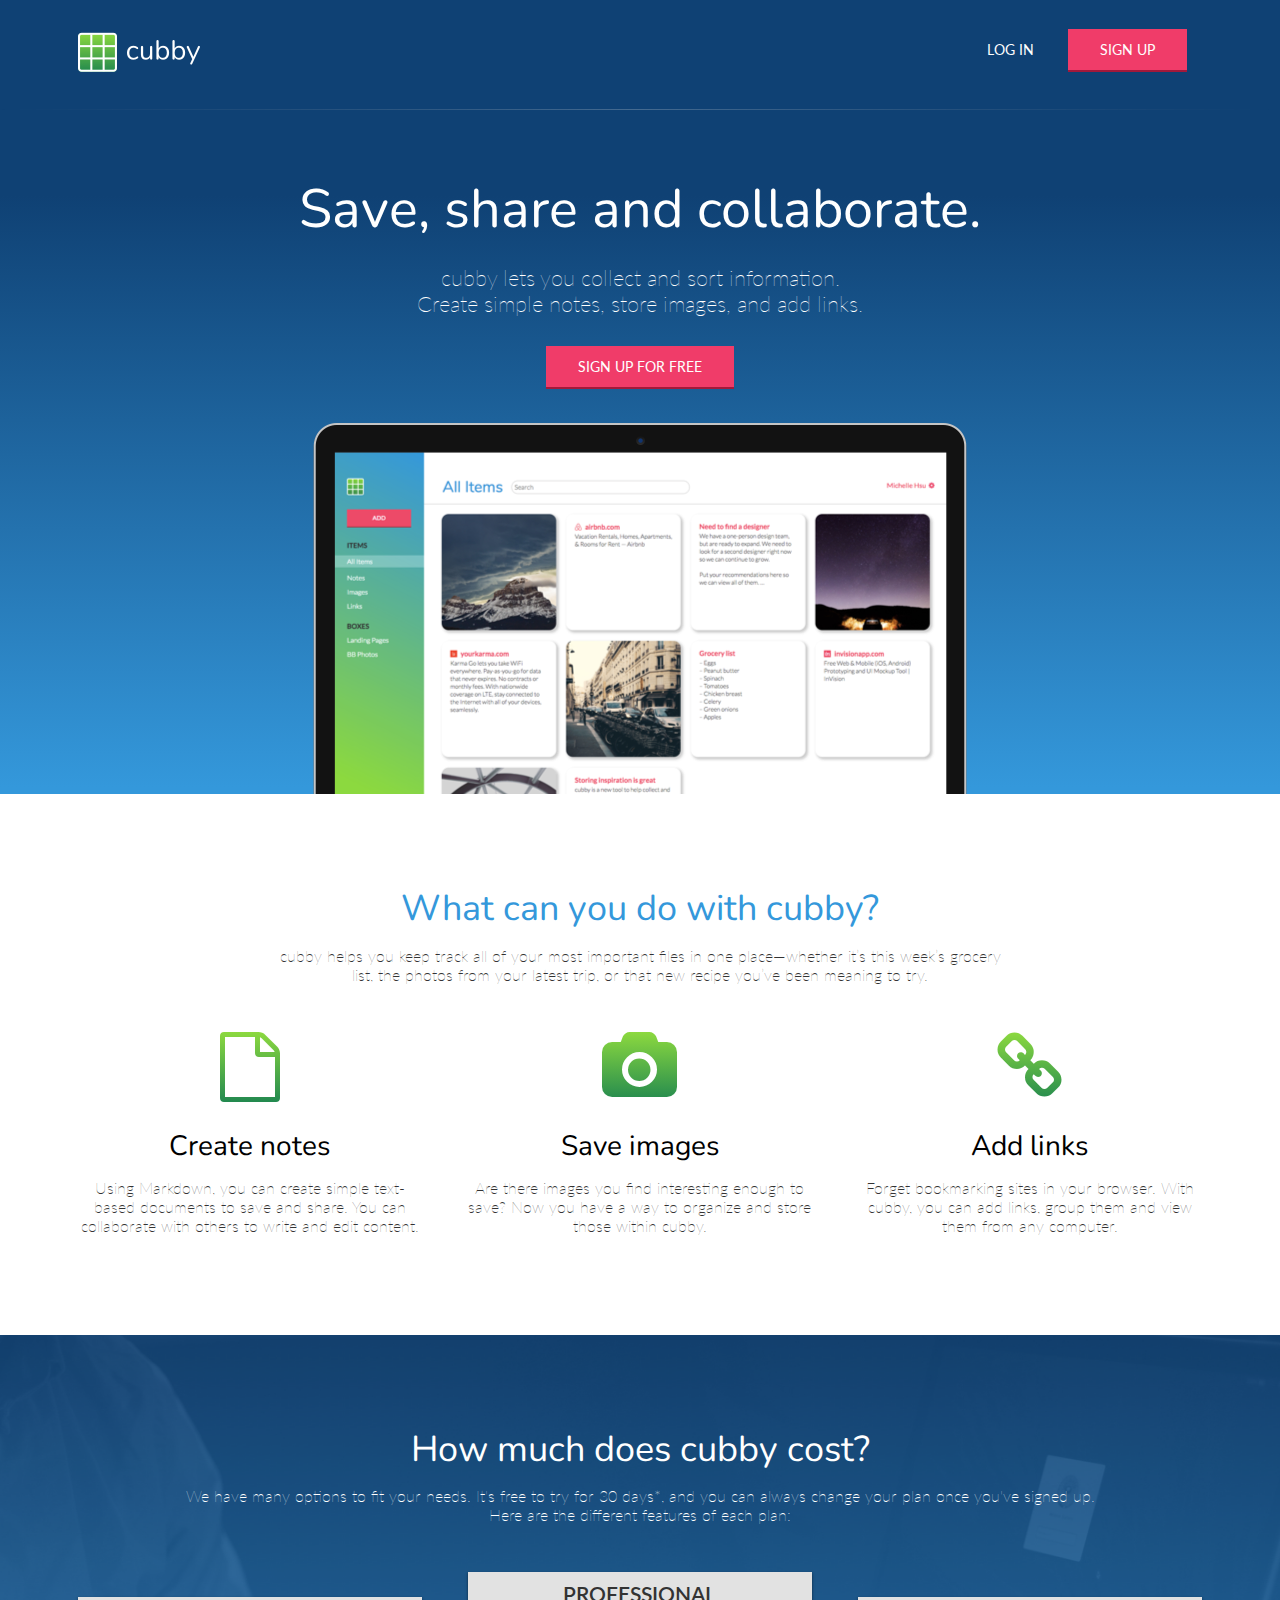
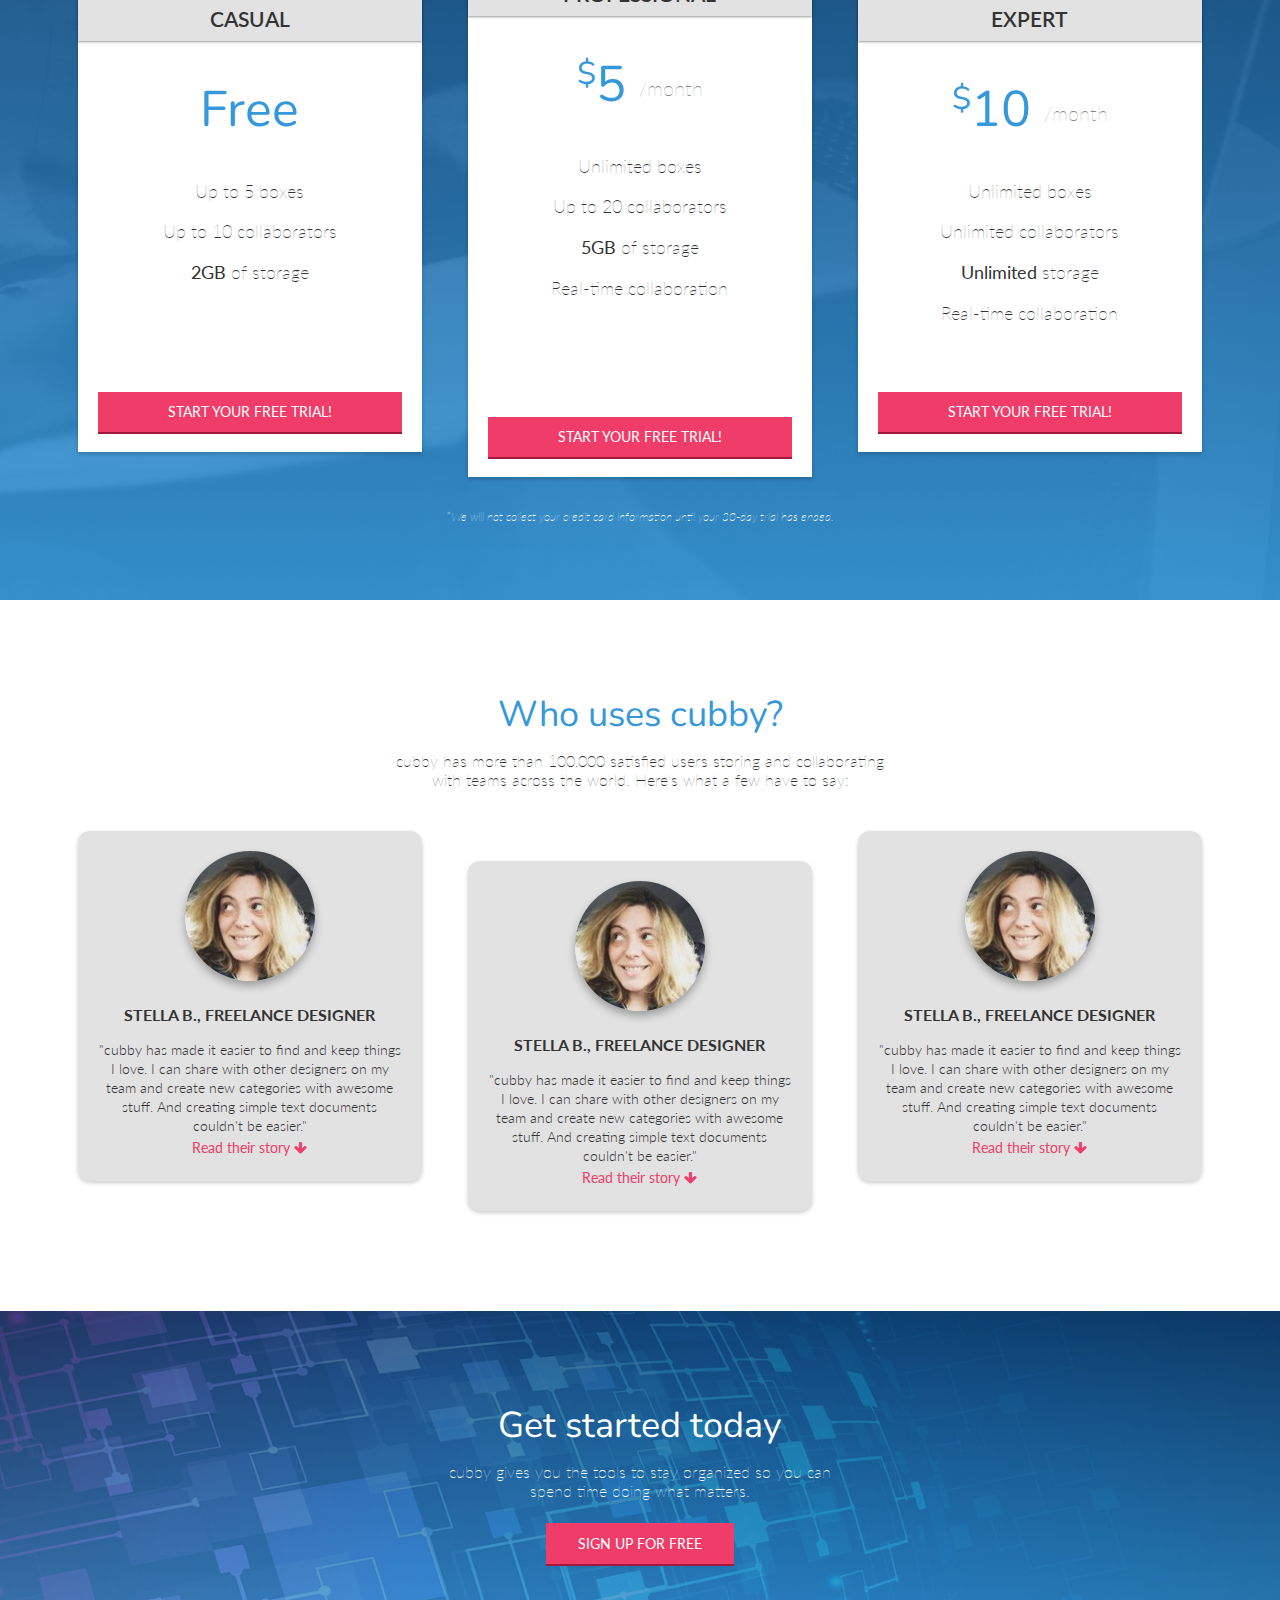
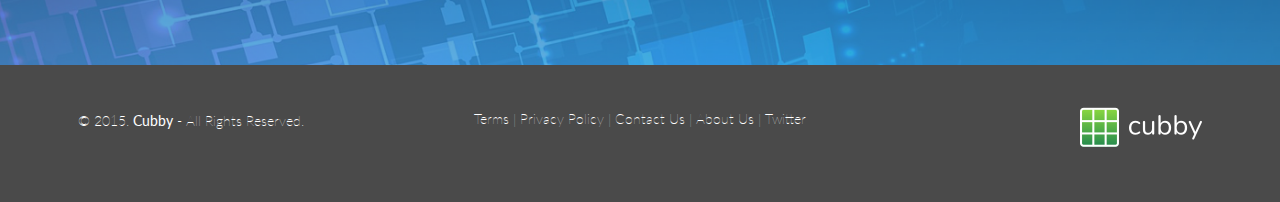
<file: index.html>
<!DOCTYPE html>
<html lang="en-us">

<head>
  <meta http-equiv="X-UA-Compatible" content="IE=Edge">
  <meta name="viewport" content="width=device-width, initial-scale=1">
  <meta charset="UTF-8">
  <title>Save, share and collaborate | cubby</title>

  <!-- Google Fonts -->
  <link href="https://fonts.googleapis.com/css?family=Lato:300,300i,400,400i,700,700i|Nunito:400,700" rel="stylesheet">

  <!-- CSS -->
  <link rel="stylesheet" href="css/normalize.css">
  <link rel="stylesheet" href="css/style.css">
  <link rel="stylesheet" href="css/font-awesome.css">
  <link rel="stylesheet" href="css/animate.css">
  <link rel="icon" href="favicon.ico">
</head>

<body>
  <header>
    <nav class="container">
      <div class="one-half">
       <a href="index.html" class="site-logo">
           <img src="images/logo.png" alt="cubby" />
       </a>
     </div>
     <div class="one-half">
       <ul>
         <li><a class="login" href="login.html">Log In</a></li>
         <li class="signup-btn"><a href="signup.html" class="btn">Sign Up</a></li>
       </ul>
     </div>
   </nav>
  <img src="images/line.png" alt="--" />
  </header>

<main role="main">

   <!-- Hero -->
   <section class="hero">
      <div class="container">
        <h1 class="animated fadeIn">Save, share and collaborate.</h1>
        <p>cubby lets you collect and sort information.<br/>Create simple notes, store images, and add links.</p>
        <a href="signup.html" class="btn">Sign Up For Free</a>
        <img src="images/dashboard.png" alt="cubby" />
      </div>
    </section>

   <!-- Benefits -->
   <section class="benefits">
     <div class="container">
       <h2>What can you do with cubby?</h2>
       <p>cubby helps you keep track all of your most important files in one place—whether it’s this week’s
grocery<br>list, the photos from your latest trip, or that new recipe you’ve been meaning to try.</p>
    </div>
     <ul class="container">
       <li class="one-third">
         <i class="fa fa-file-o"></i>
         <h3>Create notes</h3>
         <p>Using Markdown, you can create simple text-based documents to save and share. You can collaborate with others to write and edit content.</p>
       </li>
       <li class="one-third">
         <i class="fa fa-camera"></i>
         <h3>Save images</h3>
         <p>Are there images you find interesting enough to save? Now you have a way to organize and store those within cubby.</p>
       </li>
       <li class="one-third">
         <i class="fa fa-link"></i>
         <h3>Add links</h3>
         <p>Forget bookmarking sites in your browser. With cubby, you can add links, group them and view them from any computer.</p>
       </li>
     </ul>
   </section>

     <!-- Pricing -->
  <section class="pricing">
    <div class="container">
      <h2>How much does cubby cost?</h2>
      <p>We have many options to fit your needs. It's free to try for 30 days*, and you can always change your plan once you've signed up. <br/>Here are the different features of each plan:</p>
    </div>
    <ul class="container">
      <li class="one-third">
        <div class="box">
          <h4>Casual</h4>
          <h5>Free</h5>
          <ul>
            <li>Up to 5 boxes</li>
            <li>Up to 10 collaborators</li>
            <li><strong>2GB</strong> of storage</li>
          </ul>
          <a href="signup.html" class="btn">Start Your Free Trial!</a>
        </div>
      </li>
      <li class="one-third">
        <div class="box middle">
          <h4>Professional</h4>
          <h5><span>$</span>5 <span class="month">/month</span></h5>
          <ul>
            <li>Unlimited boxes</li>
            <li>Up to 20 collaborators</li>
            <li><strong>5GB</strong> of storage</li>
            <li>Real-time collaboration</li>
          </ul>
          <a href="signup.html" class="btn">Start Your Free Trial!</a>
        </div>
      </li>
      <li class="one-third">
        <div class="box">
          <h4>Expert</h4>
          <h5><span>$</span>10 <span class="month">/month</span></h5>
          <ul>
            <li>Unlimited boxes</li>
            <li>Unlimited collaborators</li>
            <li><strong>Unlimited</strong> storage</li>
            <li>Real-time collaboration</li>
          </ul>
          <a href="signup.html" class="btn">Start Your Free Trial!</a>
        </div>
      </li>
    </ul>
    <div class="container">
      <p class="small">*We will not collect your credit card information until your 30-day trial has ended.</p>
    </div>
  </section>

  <!-- Testimonials -->
   <section class="testimonials">
     <div class="container">
       <h2>Who uses cubby?</h2>
       <p>cubby has more than 100,000 satisfied users storing and collaborating<br/> with teams across the world. Here's what a few have to say:</p>
     </div>
     <ul class="container">
       <li class="one-third">
         <div class="bio">
           <img src="images/128.jpg" alt="avatar">
           <p class="name">Stella B., Freelance Designer</p>
           <blockquote>"cubby has made it easier to find and keep things I love. I can share with other designers on my team and create new categories with awesome stuff. And creating simple text documents couldn't be easier."</blockquote>
           <a href="testimonials.html" class="readmore">Read their story <i class="fa fa-arrow-down"></i></a>
         </div>
       </li>
       <li class="one-third">
         <div class="bio middle">
           <img src="images/128.jpg" alt="avatar">
           <p class="name">Stella B., Freelance Designer</p>
           <blockquote>"cubby has made it easier to find and keep things I love. I can share with other designers on my team and create new categories with awesome stuff. And creating simple text documents couldn't be easier."</blockquote>
           <a href="testimonials.html" class="readmore">Read their story <i class="fa fa-arrow-down"></i></a>
         </div>
       </li>
       <li class="one-third">
         <div class="bio">
           <img src="images/128.jpg" alt="avatar">
           <p class="name">Stella B., Freelance Designer</p>
           <blockquote>"cubby has made it easier to find and keep things I love. I can share with other designers on my team and create new categories with awesome stuff. And creating simple text documents couldn't be easier."</blockquote>
           <a href="testimonials.html" class="readmore">Read their story <i class="fa fa-arrow-down"></i></a>
         </div>
       </li>
    </ul>
   </section>

   <!-- Last Call -->
   <section class="last-call">
     <div class="container">
       <h2>Get started today</h2>
       <p>cubby gives you the tools to stay organized so you can<br>spend time doing what matters.</p>
       <br><a href="signup.html" class="btn">Sign Up For Free</a>
     </div>
   </section>
</main>

   <!-- Footer -->
 <footer>
   <div class="container footer-nav-block">
       <div class="left-footer-block one-third">
         <p class="copyright-block">&copy; 2015. <strong>Cubby</strong> - All Rights Reserved.</p>
       </div>
       <nav class="link-block middle-footer-block one-third">
         <ul>
           <li><a href="">Terms</a></li> |
           <li><a href="">Privacy Policy</a></li> |
           <li><a href="">Contact Us</a></li> |
           <li><a href="">About Us</a></li> |
           <li><a href="">Twitter</a></li>
         </ul>
       </nav>
       <div class="right-footer-block one-third">
         <a href="index.html" class="site-logo"><img class="logo" src="images/logo.png" alt="cubby" /></a>
       </div>
   </div>
 </footer>

</body>

</html>
</file>
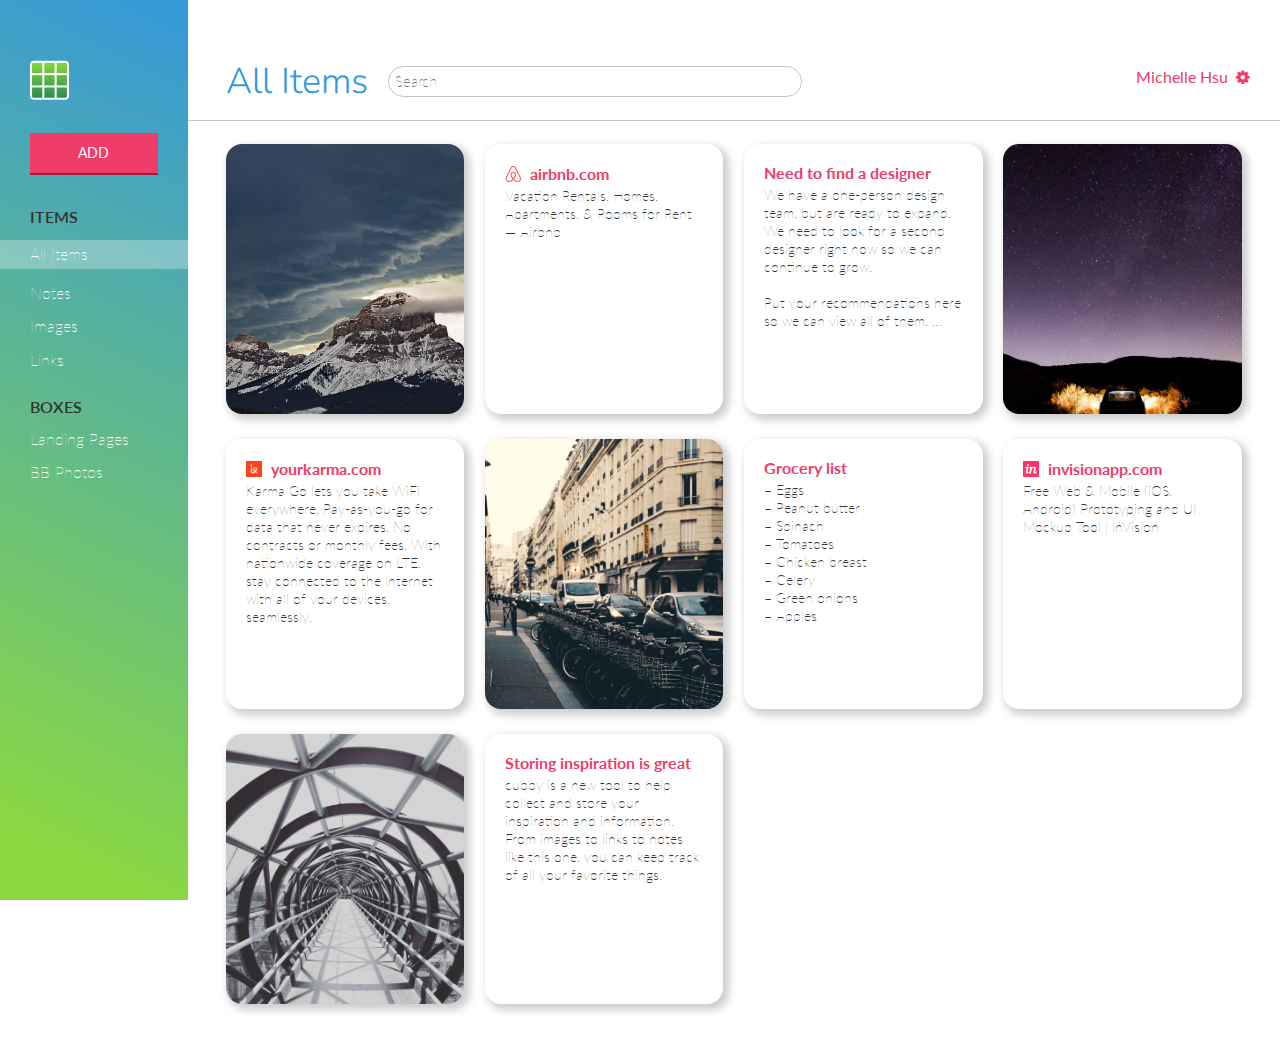
<file: dashboard.html>
<!DOCTYPE html>
<html lang="en-us">
<head>
  <meta http-equiv="X-UA-Compatible" content="IE=Edge">
  <meta name="viewport" content="width=device-width, initial-scale=1">
  <meta charset="UTF-8">
  <title>Dashboard | cubby</title>

  <!-- Google Fonts -->
  <link href="https://fonts.googleapis.com/css?family=Lato:300,300i,400,400i,700,700i|Nunito:400,700" rel="stylesheet">

  <!-- CSS -->
  <link rel="stylesheet" href="css/normalize.css">
  <link rel="stylesheet" href="css/style.css">
  <link rel="stylesheet" href="css/font-awesome.css">
  <link rel="stylesheet" href="css/animate.css">
  <link rel="stylesheet" href="css/dropit.css">
  <link rel="icon" href="favicon.ico">

</head>

<body class="dashboard">
  <!-- RESPONSIVE NAV -->
  <a class="hamburger" id="menu" href="#">&#9776;</a>

  <!-- LEFT NAV -->
  <nav id="left-nav" class="left-nav">
    <a href="dashboard.html" class="site-logo"><img src="images/small-logo.png" /></a>
    <ul class="menu">
      <li>
        <a href="#" class="btn">Add</a>
        <ul>
            <li><a href="#">Note</a></li>
            <li><a href="#">Image</a></li>
            <li><a href="#">Link</a></li>
            <li><a href="#">Box</a></li>
        </ul>
      </li>
    </ul>
    <div class="items">
      <p>Items</p>
      <ul>
        <li class="current"><a href="dashboard.html">All Items</li>
        <li><a href="#">Notes</a></li>
        <li><a href="images.html">Images</a></li>
        <li><a href="#">Links</a></li>
      </ul>
      <p>Boxes</p>
      <ul>
        <li><a href="#">Landing Pages</a></li>
        <li><a href="#">BB Photos</a></li>
      </ul>
    </div>
    <div class="settings">
      <img src="images/128.jpg">
      <p>Michelle Hsu</p>
      <ul class="leftaccountsettings">
        <li>
          <a href="#"><i class="fa fa-cog"></i></a>
          <ul>
              <li><a href="#">Account Settings</a></li>
              <li><a href="#">Manage Collaborators</a></li>
              <li><a href="#">Sign Out</a></li>
          </ul>
        </li>
      </ul>
    </div>
  </nav>

  <!-- TOP NAV -->
  <nav id="top-nav" class="top-nav">
    <div class="header">
      <h1>All Items</h1>
    </div>
    <div class="search">
      <input type="text" placeholder="Search">
    </div>
    <div class="settings">
      <ul class="topaccountsettings">
        <li>
          <a href="#">Michelle Hsu&nbsp;&nbsp;<i class="fa fa-cog"></i></a>
            <ul>
                <li><img class="avatar" src="images/128.jpg"></li>
                <li><img src="images/storage.png"></li>
                <li><p class="upgrade">0.5 GB of 2.0GB used</p></li>
                <li><a href="#" class="upgrade">Upgrade</a></li>
                <li><img class="divider" src="images/divider.png"></li>
                <li><a href="#">Account Settings</a></li>
                <li><a href="#">Manage Collaborators</a></li>
                <li><a href="#">Sign Out</a></li>
            </ul>
        </li>
      </ul>
    </div>
  </nav>

  <main role="main">
     <!-- CONTENT -->
     <section class="content">
       <div class="container">
         <div class="content-item">
           <div class="item-box">
             <a href="#"><img src="images/pexels-photo-735198-min.jpeg" /></a>
           </div>
         </div>
         <div class="content-item">
           <div class="item-box">
             <h2><a href="#"><img src="images/airbnb.png" /> airbnb.com</a></h2>
             <p>Vacation Rentals, Homes, Apartments, &amp; Rooms for Rent &mdash; Airbnb</p>
           </div>
         </div>
         <div class="content-item">
           <div class="item-box">
             <h2><a href="#">Need to find a designer</a></h2>
             <p>We have a one-person design team, but are ready to expand. We need to look for a second designer right now so we can continue to grow.
             <br><br>Put your recommendations here so we can view all of them. …</p>
           </div>
         </div>
         <div class="content-item">
           <div class="item-box">
             <a href="#"><img src="images/pexels-photo-714059-min.jpeg" /></a>
           </div>
         </div>
         <div class="content-item">
           <div class="item-box">
             <h2><a href="#"><img src="images/karma.png" /> yourkarma.com</a></h2>
             <p>Karma Go lets you take WiFi everywhere. Pay-as-you-go for data that never expires. No contracts or monthly fees. With nationwide coverage on LTE, stay connected to the Internet with all of your devices, seamlessly.</p>
           </div>
         </div>
         <div class="content-item">
           <div class="item-box">
             <a href="#"><img src="images/pexels-photo-763901-min.jpeg" /></a>
           </div>
         </div>
         <div class="content-item">
           <div class="item-box">
             <h2><a href="#">Grocery list</a></h2>
             <p>&ndash; Eggs<br>&ndash; Peanut butter<br>&ndash; Spinach<br>&ndash; Tomatoes<br>&ndash; Chicken breast<br>&ndash; Celery<br>&ndash; Green onions<br>&ndash; Apples</p>
           </div>
         </div>
         <div class="content-item">
           <div class="item-box">
             <h2><a href="#"><img src="images/invision.png" /> invisionapp.com</a></h2>
             <p>Free Web &amp; Mobile (iOS, Android) Prototyping and UI Mockup Tool | InVision</p>
           </div>
         </div>
         <div class="content-item">
           <div class="item-box">
             <a href="#"><img src="images/pexels-photo-773928-min.jpeg" /></a>
           </div>
         </div>
         <div class="content-item">
           <div class="item-box">
             <h2><a href="#">Storing inspiration is great</a></h2>
             <p>cubby is a new tool to help collect and store your inspiration and information. From images to links to notes like this one, you can keep track of all your favorite things.</p>
           </div>
         </div>
       </div>
     </section>
   </main>

   <script src="js/jquery-3.2.1.min.js"></script>
   <script src="js/dropit.js"></script>
   <script type="text/javascript">
     $(".menu").dropit();
     $( "#menu" ).click(function() {
         $("#left-nav").toggleClass("open", 200);
     });
     $(".leftaccountsettings").dropit();
     $(".topaccountsettings").dropit();
   </script>
</body>
</html>
</file>
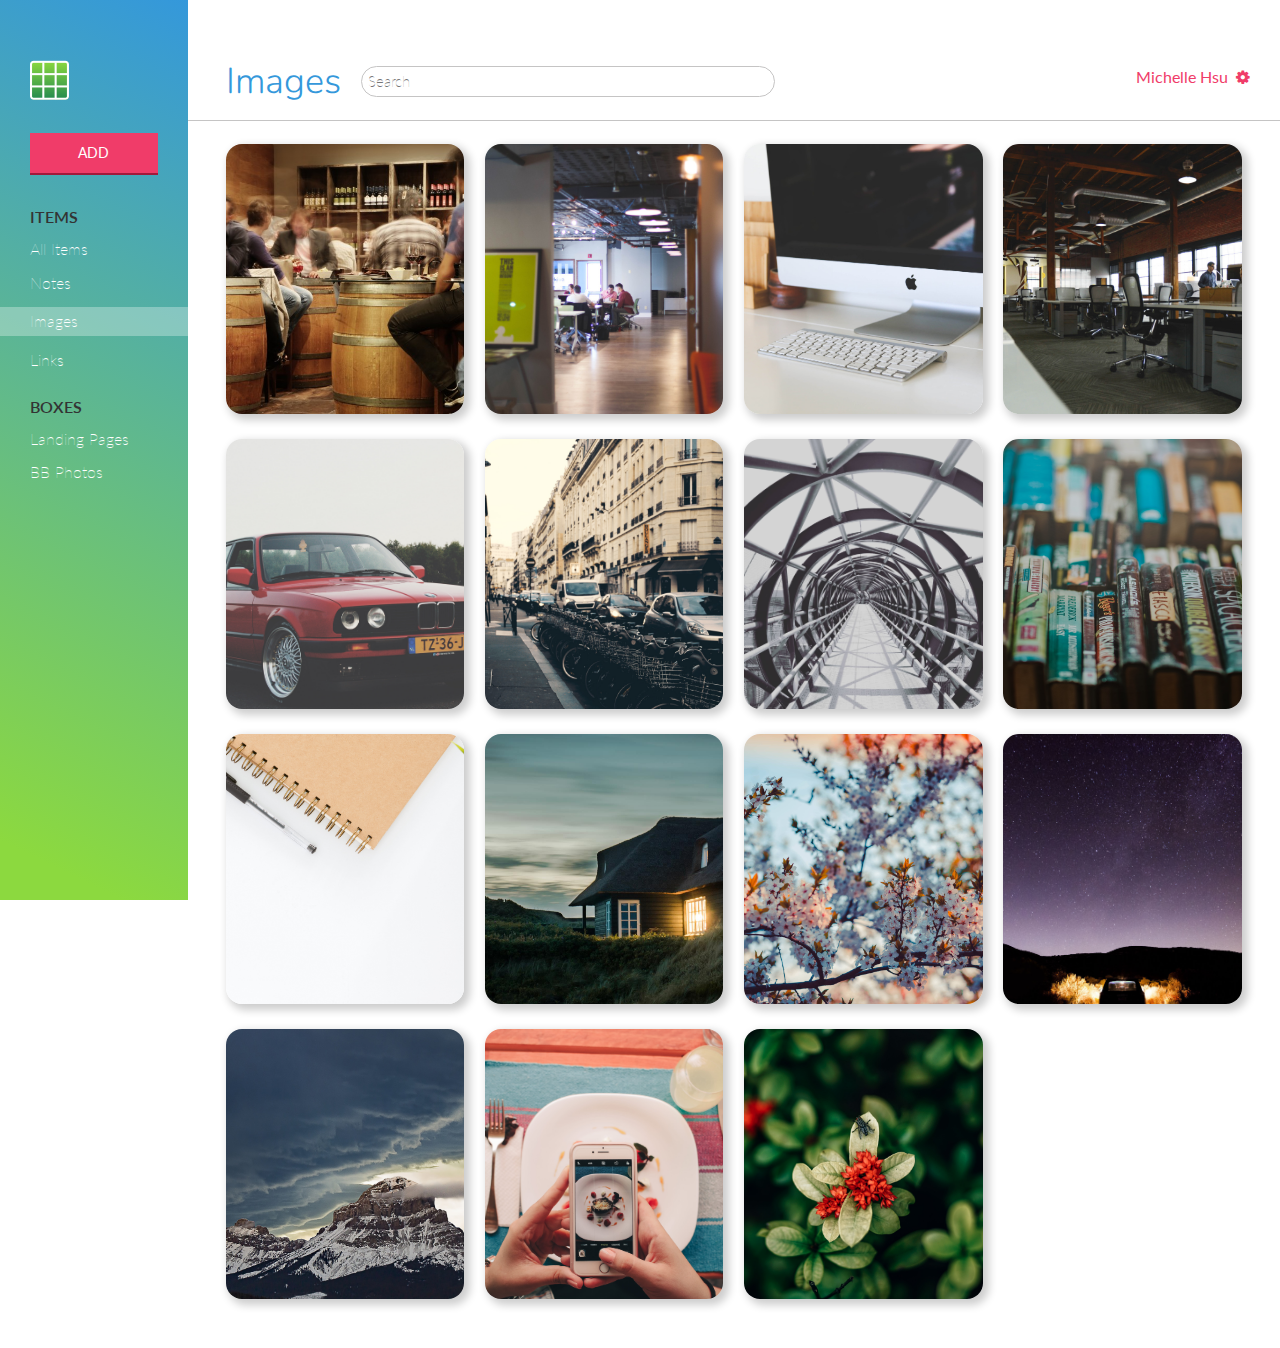
<file: images.html>
<!DOCTYPE html>
<html lang="en-us">
<head>
  <meta http-equiv="X-UA-Compatible" content="IE=Edge">
  <meta name="viewport" content="width=device-width, initial-scale=1">
  <meta charset="UTF-8">
  <title>Dashboard | cubby</title>

  <!-- Google Fonts -->
  <link href="https://fonts.googleapis.com/css?family=Lato:300,300i,400,400i,700,700i|Nunito:400,700" rel="stylesheet">

  <!-- CSS -->
  <link rel="stylesheet" href="css/normalize.css">
  <link rel="stylesheet" href="css/style.css">
  <link rel="stylesheet" href="css/font-awesome.css">
  <link rel="stylesheet" href="css/animate.css">
  <link rel="stylesheet" href="css/dropit.css">
  <link rel="icon" href="favicon.ico">

</head>

<body class="dashboard">
  <!-- RESPONSIVE NAV -->
  <a class="hamburger" id="menu" href="#">&#9776;</a>

  <!-- LEFT NAV -->
  <nav id="left-nav" class="left-nav">
    <a href="dashboard.html" class="site-logo"><img src="images/small-logo.png" /></a>
    <ul class="menu">
      <li>
        <a href="#" class="btn">Add</a>
        <ul>
            <li><a href="#">Note</a></li>
            <li><a href="#">Image</a></li>
            <li><a href="#">Link</a></li>
            <li><a href="#">Box</a></li>
        </ul>
      </li>
    </ul>
    <div class="items">
      <p>Items</p>
      <ul>
        <li><a href="dashboard.html">All Items</li>
        <li><a href="#">Notes</a></li>
        <li class="current"><a href="images.html">Images</a></li>
        <li><a href="#">Links</a></li>
      </ul>
      <p>Boxes</p>
      <ul>
        <li><a href="#">Landing Pages</a></li>
        <li><a href="#">BB Photos</a></li>
      </ul>
    </div>
    <div class="settings">
      <img src="images/128.jpg">
      <p>Michelle Hsu</p>
      <ul class="leftaccountsettings">
        <li>
          <a href="#"><i class="fa fa-cog"></i></a>
          <ul>
              <li><a href="#">Account Settings</a></li>
              <li><a href="#">Manage Collaborators</a></li>
              <li><a href="#">Sign Out</a></li>
          </ul>
        </li>
      </ul>
    </div>
  </nav>

  <!-- TOP NAV -->
  <!-- TOP NAV -->
  <nav id="top-nav" class="top-nav">
    <div class="header">
      <h1>Images</h1>
    </div>
    <div class="search">
      <input type="text" placeholder="Search">
    </div>
    <div class="settings">
      <ul class="topaccountsettings">
        <li>
          <a href="#">Michelle Hsu&nbsp;&nbsp;<i class="fa fa-cog"></i></a>
            <ul>
                <li><img class="avatar" src="images/128.jpg"></li>
                <li><img src="images/storage.png"></li>
                <li><p class="upgrade">0.5 GB of 2.0GB used</p></li>
                <li><a href="#" class="upgrade">Upgrade</a></li>
                <li><img class="divider" src="images/divider.png"></li>
                <li><a href="#">Account Settings</a></li>
                <li><a href="#">Manage Collaborators</a></li>
                <li><a href="#">Sign Out</a></li>
            </ul>
        </li>
      </ul>
    </div>
  </nav>

  <main role="main">
     <!-- CONTENT -->
     <section class="content">
       <div class="container">
         <div class="content-item">
           <div class="item-box">
             <a href="#"><img src="images/bar.jpg" /></a>
           </div>
         </div>
         <div class="content-item">
           <div class="item-box">
             <a href="#"><img src="images/people.jpg" /></a>
           </div>
         </div>
         <div class="content-item">
           <div class="item-box">
             <a href="#"><img src="images/computer.jpg" /></a>
           </div>
         </div>
         <div class="content-item">
           <div class="item-box">
             <a href="#"><img src="images/office.jpg" /></a>
           </div>
         </div>
         <div class="content-item">
           <div class="item-box">
             <a href="#"><img src="images/pexels-photo-757186-min.jpeg" /></a>
           </div>
         </div>
         <div class="content-item">
           <div class="item-box">
             <a href="#"><img src="images/pexels-photo-763901-min.jpeg" /></a>
           </div>
         </div>
         <div class="content-item">
           <div class="item-box">
             <a href="#"><img src="images/pexels-photo-773928-min.jpeg" /></a>
           </div>
         </div>
         <div class="content-item">
           <div class="item-box">
             <a href="#"><img src="images/pexels-photo-775998-min.jpeg" /></a>
           </div>
         </div>
         <div class="content-item">
           <div class="item-box">
             <a href="#"><img src="images/pexels-photo-733852-min.jpeg" /></a>
           </div>
         </div>
         <div class="content-item">
           <div class="item-box">
             <a href="#"><img src="images/pexels-photo-731082-min.jpeg" /></a>
           </div>
         </div>
         <div class="content-item">
           <div class="item-box">
             <a href="#"><img src="images/pexels-photo-785293-min.jpeg" /></a>
           </div>
         </div>
         <div class="content-item">
           <div class="item-box">
             <a href="#"><img src="images/pexels-photo-714059-min.jpeg" /></a>
           </div>
         </div><div class="content-item">
           <div class="item-box">
             <a href="#"><img src="images/pexels-photo-735198-min.jpeg" /></a>
           </div>
         </div>
         <div class="content-item">
           <div class="item-box">
             <a href="#"><img src="images/pexels-photo-744780-min.jpeg" /></a>
           </div>
         </div>
         <div class="content-item">
           <div class="item-box">
             <a href="#"><img src="images/pexels-photo-784927-min.jpeg" /></a>
           </div>
         </div>
        </div>
     </section>
   </main>

   <script src="js/jquery-3.2.1.min.js"></script>
   <script src="js/dropit.js"></script>
   <script type="text/javascript">
     $(".menu").dropit();
     $( "#menu" ).click(function() {
         $("#left-nav").toggleClass("open", 200);
     });
     $(".leftaccountsettings").dropit();
     $(".topaccountsettings").dropit();
   </script>
</body>
</html>
</file>
<file: css/style.css>
html, body{
  overflow-x: hidden;
}
body {
  font-family: "Lato", Helvetica, Arial, sans-serif;
  color:#333333;
}
h1, h2, h3, h4, h5, h6 {
  font-family: "Nunito", Helvetica, Arial, sans-serif;
}
h2 {
  font-size:28px;
  font-weight: 400;
  margin-bottom: 5px;
  text-align: center;
}
h3 {
  font-size:21px;
  font-weight: 400;
  margin-bottom: 5px;
}
h4 {
  font-size:18px;
  text-transform:uppercase;
  font-weight: 400;
  margin-bottom: 5px;
}
p {
  font-size:16px;
  line-height: 19px;
  font-weight: 100;
}
img {
  max-width: 100%;
  height: auto;
}
@media (min-width:768px) {
  h2 {
    font-size: 36px;
  }
  h3 {
    font-size: 28px;
  }
  h4 {
    font-size: 21px;
  }
}

/* GRID */
.container {
  width: 290px;
  margin-right: auto;
  margin-left: auto;
  padding-left: 15px;
  padding-right: 15px;
  position: relative;
}
.container:before,
.container:after {
  content: " ";
  display: table;
}
.container:after {
  clear: both;
}
.one-half, .one-third, .one-fourth {
  width:96%;
  float:left;
  position:relative;
  min-height: 1px;
  margin:0 2% 20px;
}
@media (min-width: 768px) {
   .container {
     width: 738px;
   }
   .one-half {
     width:46%;
   }
   .one-third {
     width:29.33333%;
   }
   .one-fourth {
     width:21%;
   }
 }
 @media (min-width: 992px) {
   .container {
     width: 962px;
   }
   .one-half {
     width:46%;
   }
   .one-third {
     width:29.33333%;
   }
   .one-fourth {
     width:21%;
   }
 }
 @media (min-width: 1200px) {
   .container {
     width: 1170px;
   }
   .one-half {
     width:46%;
   }
   .one-third {
     width:29.33333%;
   }
   .one-fourth {
     width:21%;
   }
 }

/* HEADER */
 header {
   color:#FFFFFF;
   background: #0F4174;
 }
 header nav {
   padding:2em 0 0 0;
   text-align:center;
 }
 header nav ul {
   display:inline;
   text-align:center;
   float:none;
   margin:0;
 }
 header nav ul > li {
   text-transform:uppercase;
   font-size:14px;
   list-style-type: none;
   display: inline-block;
   margin:0 15px;
 }
 header nav ul > li.signup-btn {
   padding:10px 0px;
 }
 header nav ul > li > a.login {
   color:#FFFFFF;
   text-decoration: none;
 }
 header nav ul > li > a.login:hover {
   color:#8CD93F;
 }
 @media (min-width:768px) {
   header nav {
     text-align:left;
   }
   header nav ul {
     float:right;
   }
 }

/* HERO */
 .hero {
   color:#FFFFFF;
   background: #0F4174;
   background-image: linear-gradient(-180deg, #0F4174 12%, #3498DB 99%);
   text-align: center;
   display:block;
   position: relative;
   padding: 4em 0 0 0;
 }
 .hero h1 {
   font-size:36px;
   font-weight: 400;
   margin:0 0 0 0;
 }
 .hero p {
   font-size: 16px;
   line-height: 20px;
   font-weight: 100;
   margin:25px 0 40px 0;
 }
 .hero img {
   display: block;
   margin:3em auto 0;
 }
 @media (min-width:768px) {
   .hero h1 {
     font-size:48px;
   }
   .hero p {
     font-size:18px;
     line-height: 22px;
   }
 }
 @media (min-width: 1200px) {
  .hero h1 {
     font-size:54px;
   }
   .hero p {
     font-size:22px;
     line-height: 26px;
   }
 }

 /* BUTTONS */
 .btn {
   border-radius: 0px;
   color:#FFFFFF;
   font-size:14px;
   font-weight: 400;
   text-decoration: none;
   text-transform:uppercase;
   padding:10px 30px;
   background: #F03C69;
   border: 2px solid #F03C69;
   box-shadow: 0px 2px 0px 0px #A2193B;
 }
 .btn:hover {
   background: #8CD93F;
   border: 2px solid #8CD93F;
   box-shadow: 0px 2px 0px 0px #22894E;
 }
 .facebook-btn {
   border-radius: 0px;
   color:#FFFFFF;
   font-size:14px;
   font-weight: 400;
   text-decoration: none;
   text-transform:uppercase;
   padding:10px 30px;
   background: #3B5998;
   border: 2px solid #3B5998;
   box-shadow: 0px 2px 0px 0px #283F6E;
 }
 .twitter-btn {
   border-radius: 0px;
   color:#FFFFFF;
   font-size:14px;
   font-weight: 400;
   text-decoration: none;
   text-transform:uppercase;
   padding:10px 30px;
   background: #55ACEE;
   border: 2px solid #55ACEE;
   box-shadow: 0px 2px 0px 0px #3877A7;
 }

 /* BENEFITS */
 .benefits {
   text-align: center;
   display:block;
   position:relative;
   padding:4em 0;
 }
 .benefits ul {
   margin: 0 auto;
   padding:2em 0 0 0;
 }
 .benefits ul li {
   list-style-type: none;
   display: inline-block;
 }
 .benefits i {
   background-image: url([data-uri]);
   background-image: -webkit-gradient(linear, left top, 180deg, color-stop(0%, #8CD93F), color-stop(100%, #22894F));
   background-image: -moz-linear-gradient(180deg,#8CD93F 0%,#22894F 100%);
   background-image: -webkit-linear-gradient(180deg,#8CD93F 0%,#22894F 100%);
   background-image: -o-linear-gradient(180deg,#8CD93F 0%,#22894F 100%);
   background-image: -ms-linear-gradient(180deg,#8CD93F 0%,#22894F 100%);
   background-image: linear-gradient(180deg,#8CD93F 0%,#22894F 100%);
   -webkit-background-clip: text;
   -webkit-text-fill-color: transparent;
   position:relative;
   display:inline-block;
   font-size:70px;
   margin:0;
   vertical-align: middle;
 }
 .benefits h2 {
   color:#3498DB;
 }
 .benefits h3 {
   color:#000000;
 }

 /* PRICING */
  .pricing {
    background: #34495E url("../images/background.png") top center no-repeat;
    background: url("../images/background.png") top center no-repeat, linear-gradient(-180deg, #0F4174 12%, #3498DB 99%);
    background-size:cover;
    text-align: center;
    padding:4em 0;
  }
  .pricing h2, .pricing p {
    color:#FFFFFF;
  }
  .pricing ul {
    margin:0 auto;
    padding:2em 0 0 0;
  }
  .pricing ul li {
    list-style-type: none;
  }
  .box {
    padding:0 15px 15px;
    background: #FFFFFF;
    box-shadow: 0px 2px 4px 0px rgba(0,0,0,0.20);
    min-height: 380px;
    position: relative;
    margin-top: 10px;
  }
  @media (min-width:768px) {
    .box {
      min-height: 440px;
      margin-top: 25px;
    }
  }
  .box.middle {
    min-height: 380px;
    margin-top:10px;
  }
  @media (min-width:768px) {
    .box.middle {
    min-height: 490px;
    margin-top:0px;
   }
  }
  .box h4 {
    font-family: "Lato", Helvetica, Arial, sans-serif;
    font-weight: 600;
    text-transform: uppercase;
    background: #E2E2E2;
    box-shadow: 0px 1px 2px 0px rgba(0,0,0,0.40);
    left:0;
    right:0;
    top:0;
    text-align: center;
    margin:0 -15px 40px;
    padding:10px 0;
  }
  .box h5 {
    font-size:42px;
    font-weight: normal;
    margin:40px 0 10px;
    color:#3498DB;
  }
  @media (min-width:768px) {
    .box h5 {
      font-size:50px;
    }
  }
  .box h5 span {
    font-size:32px;
    vertical-align: top;
  }
  .box h5 span.month {
    font-family: "Lato", Helvetica, Arial, sans-serif;
    font-weight: 100;
    color:#888888;
    font-size:20px;
    vertical-align: middle;
  }
  .box ul li {
    font-size:16px;
    margin-bottom:20px;
    font-weight: 100;
  }
  @media (min-width:768px) {
    .box ul li {
      font-size:18px;
    }
  }
  .box .btn {
    position:absolute;
    bottom:20px;
    left:20px;
    right:20px;
  }
  .small {
    font-size: 12px;
    color: #FEFEFE;
    line-height: 15px;
    font-style:italic;
  }

  /* TESTIMONIALS */
  .testimonials {
    padding:4em 0;
    text-align: center;
  }
  .testimonials h2 {
    color:#3498DB;
  }
  .testimonials ul li {
    list-style-type: none;
  }
  .testimonials img {
    height: 100px;
    width: 100px;
    border-radius:50%;
    box-shadow: 0px 5px 8px 0px rgba(0,0,0,0.30);
  }
  @media (min-width:992px) {
    .testimonials img {
      height: 115px;
      width: 115px;
    }
  }
  @media (min-width:1200px) {
    .testimonials img {
      height: 130px;
      width: 130px;
    }
  }
  .testimonials p.name {
    text-align: center;
    text-transform: uppercase;
    font-weight: 700;
    margin-top: 20px;
  }
  .testimonials blockquote {
    font-size:14px;
    font-weight:300;
    line-height:19px;
    text-align: center;
    width:auto;
    margin:10px 0 0 0;
  }
  .readmore {
    text-decoration:none;
    color: #F03C69;
    font-size:14px;
    font-weight:400;
    line-height:26px;
  }
  .readmore:hover {
    text-decoration:none;
    color: #8CD93F;
    font-size:14px;
    font-weight:400;
    line-height:26px;
  }
  .bio {
    padding:20px;
    margin-top: 10px;
    background-color:#E2E2E2;
    border-radius:12px;
    box-shadow: 0px 2px 4px 0px rgba(0,0,0,0.20);
  }
  .bio.middle {
    padding:20px;
    margin-top: 10px;
    background-color:#E2E2E2;
    border-radius:12px;
    box-shadow: 0px 2px 4px 0px rgba(0,0,0,0.20);
  }
  @media (min-width:768px) {
    .bio.middle {
      margin-top: 40px;
    }
  }

/* LAST CALL */
.last-call {
  background: #34495E url("../images/lastcall.png") top center no-repeat;
  background: url("../images/lastcall.png") top center no-repeat, linear-gradient(-180deg, #0F4174 12%, #3498DB 99%);
  background-size:cover;
  text-align: center;
  padding:4em 0 7em 0;
}
.last-call h2, .last-call p {
  color:#FFFFFF;
}

/* FOOTER */
 footer {
   background-color: #4A4A4A;
   color: #FFFFFF;
   padding: 2em 0;
 }
 footer p, footer nav ul {
   font-size:14px;
   font-weight:100;
   margin:10 px auto 0;
   padding:0;
   color:#FFFFFF;
 }
 footer nav ul li {
   list-style-type: none;
   margin:0;
   padding:0;
   display: inline;
 }
 footer nav ul li a {
   color:#FFFFFF;
   text-decoration: none;
 }
 footer nav ul li a:hover {
   color:#696969;
   text-decoration: none;
 }
 footer .left-footer-block {
   text-align:center;
 }
 footer .middle-footer-block {
   text-align:center;
 }
 footer .right-footer-block {
   text-align:center;
 }
 footer .logo {
   margin: 10px auto 0;
 }
 @media (min-width: 768px) {
   footer .left-footer-block {
     text-align:left;
   }
   footer .right-footer-block {
     text-align:right;
   }
 }

/* LOGIN SIGNUP */
.loginsignup {
  background: #0F4174;
  background-image: linear-gradient(-180deg, #0F4174 12%, #3498DB 99%);
  padding:50px 30px;
}
@media (min-width:768px) {
  .loginsignup {
    padding:100px;
  }
}
.loginsignup .whitebox {
  background:#FFFFFF;
  width:260px;
  padding: 50px 30px;
  margin:0 auto;
}
@media (min-width:768px) {
  .loginsignup .whitebox {
    width:375px;
    padding: 50px 100px;
    margin:0 auto;
  }
}
@media (min-width:992px) {
  .loginsignup .whitebox {
    width:500px;
  }
}
.loginsignup h2 {
  color:#3498DB;
  font-size:36px;
  padding:0;
  margin:0;
}
@media (min-width:992px) {
  .loginsignup h2 {
    font-size:48px;
  }
}
.loginsignup p {
  color:#333333;
  font-size:18px;
  text-align:center;
}
@media (min-width:992px) {
  .loginsignup p {
    font-size:22px;
  }
}
.loginsignup p.remember {
  font-size:14px;
  text-align:left;
  display:inline;
}
.loginsignup p.reset {
  font-size:14px;
}
.loginsignup p.reset a {
  text-decoration:none;
  color:#F03C69;
  font-weight:400;
}
.loginsignup p.reset a:hover {
  color:#8CD93F;
}
.loginsignup .btn {
  display:block;
  text-align:center;
  padding-left:0;
}
.loginsignup .btn {
  display:block;
  text-align:center;
  padding-left:0;
}
.loginsignup ul.social {
  display:inline;
  text-align:center;
  margin:0;
  padding:0;
}
.loginsignup ul.social > li.facebook {
  font-size:14px;
  list-style-type: none;
  display: inline-block;
  margin-right:4px;
}
.loginsignup ul.social > li.twitter {
  font-size:14px;
  list-style-type: none;
  display: inline-block;
  margin-left:3px;
}
.loginsignup ul.inputfield {
  display:block;
  float:left;
  margin:0;
  padding:0;
}
.loginsignup ul.inputfield > li {
  display:block;
}

/* DASHBOARD */
 .dashboard {
   background:#FFFFFF;
 }

 /* LEFT NAVBAR SETTINGS */
 .left-nav {
   height: 100%;
   width:220px;
   position: absolute;
   -webkit-transition: all 0.3s ease-in-out;
   -moz-transition: all 0.3s ease-in-out;
   -o-transition: all 0.3s ease-in-out;
   transition: all 0.3s ease-in-out;
   transform: translate(-280px,0);
     -webkit-transform: translate(-280px,0); /** Chrome & Safari **/
     -o-transform: translate(-280px,0); /** Opera **/
     -moz-transform: translate(-280px,0); /** Firefox **/
 }
 .left-nav.open {
   display:block;
   width:220px;
   background: #3498DB;
   background-image: linear-gradient(206deg, #3498DB 0%, #8CD93F 94%);
   position:fixed;
   -webkit-transition: all 0.3s ease-in-out;
   -moz-transition: all 0.3s ease-in-out;
   -o-transition: all 0.3s ease-in-out;
   transition: all 0.3s ease-in-out;
   transform: translate(0,0);
     -webkit-transform: translate(0,0); /** Chrome & Safari **/
     -o-transform: translate(0,0); /** Opera **/
     -moz-transform: translate(0,0); /** Firefox **/
     z-index: 500;
 }
 .hamburger {
   position:fixed;
   z-index: 1000;
   background:transparent;
   color:#F03C69;
   text-decoration: none;
   font-size: 22px;
   padding: 5px 15px;
   border-radius: 4px;
   left: 15px;
   top: 12px;
 }
 @media (min-width:992px) {
   .left-nav {
     height: 100vh;
     width:14.66666667%;
     color:#FFFFFF;
     background: #3498DB;
     background-image: linear-gradient(206deg, #3498DB 0%, #8CD93F 94%);
     float:left;
     position: fixed;
     display:block;
     z-index:400;
     transform: translate(0,0);
     -webkit-transform: translate(0,0); /** Chrome & Safari **/
     -o-transform: translate(0,0); /** Opera **/
     -moz-transform: translate(0,0); /** Firefox **/
   }
   .left-nav.open {
     width:14.66666667%;
     transform: translate(0,0);
     -webkit-transform: translate(0,0); /** Chrome & Safari **/
     -o-transform: translate(0,0); /** Opera **/
     -moz-transform: translate(0,0); /** Firefox **/
   }
   .hamburger {
     display:none;
   }
 }
 .left-nav .site-logo {
   padding:60px 30px 30px 30px;
   display:block;
   text-align: left;
 }
 .left-nav .items {
   padding:20px 0 0 0;
 }
 .left-nav .items p {
   font-weight: 600;
   text-transform: uppercase;
   font-size: 16px;
   color: #333333;
   line-height: 15px;
   padding-left:30px;
 }
 .left-nav .items ul {
   margin:0 0 30px;
   padding:0;
 }
 .left-nav .items ul li {
   padding-left:30px;
   list-style-type: none;
   margin-bottom: 15px;
 }
 .left-nav .items ul li a {
   color:#FFFFFF;
   text-decoration: none;
   font-weight: 100;
 }
 .left-nav .items ul li a:hover {
   color:#FFFFFF;
   text-decoration: none;
   font-weight: 100;
 }
 .current {
   padding: 5px 0 5px 30px;
   background-color:#E2E2E2;
   background-color:rgba(255,255,255,0.3);
   color:#FFFFFF;
   text-decoration: none;
 }

 /* LEFT NAVBAR SETTINGS */
 .left-nav .settings {
   position:absolute;
   background:#F03C69;
   width:100%;
   bottom:0;
   left:0;
   right:0;
   padding:10px 0;
 }
 @media (min-width:992px) {
   .left-nav .settings {
     display:none;
   }
 }
 .left-nav .settings img {
   height:35px;
   width:35px;
   border-radius: 50%;
   margin-left:10px;
   display: inline-block;
 }
 .left-nav .settings p {
   color:#FFFFFF;
   display: inline-block;
   vertical-align: top;
   padding-top: 8px;
   font-weight: 400;
   margin:0 0 0 10px;
 }
 .left-nav .settings a {
   color:#FFFFFF;
   text-decoration: none;
   text-align: left;
   float: right;
   padding:0;
   margin-top:8px;
 }
 .left-nav .settings a:hover {
   color:#8CD93F;
 }

/* TOP NAV */
.top-nav {
  background:#FFFFFF;
  position:fixed;
  width:100%;
  height:60px;
  z-index:300;
  border-bottom: 1px solid #C5C4C4;
  padding-top:10px;
}
.top-nav .header {
  padding-left:70px;
}
.top-nav .header h1 {
  font-weight: 300;
  margin:0 0 30px;
  font-size: 28px;
  color: #3498DB;
  line-height: 44px;
  float: left;
  display:inline-block;
}
@media (min-width:992px) {
  .top-nav {
    padding-top:60px;
  }
  .top-nav .header {
    padding-left:16.66666667%;
    margin:0px 1%;
  }
  .top-nav .header h1 {
    font-size: 32px;
  }
}
@media (min-width:1200px) {
  .top-nav .header h1 {
    font-size: 36px;
  }
}
.top-nav .search {
  display:inline-block;
  float:right;
  margin-top:10px;
}
.top-nav .search input[type=text] {
 padding: 6px;
 border: 1px solid #C5C4C4;
 font-family: 'Lato', Helvetica, Arial, sans-serif;
 font-weight:100;
 font-size: 15px;
 color:#333333;
 width:100px;
 border-radius:16px;
 margin-right:30px;
 }
 .top-nav .search input[type=text] {
   outline:none;
 }
 @media (min-width:768px) {
   .top-nav .search input[type=text] {
    width:350px;
    }
 }
 @media (min-width:992px) {
   .top-nav .search {
     padding-left:20px;
     float:left;
     margin-top:6px;
   }
   .top-nav .search input[type=text] {
    width:300px;
    }
 }
 @media (min-width:1200px) {
   .top-nav .search input[type=text] {
    width:400px;
    }
 }
 .top-nav .settings {
   display:none;
 }
 @media (min-width:992px) {
   .top-nav .settings {
     display:inline-block;
     float:right;
     margin-right:30px;
   }
   .top-nav .settings img.avatar {
     height:50px;
     width:50px;
     border-radius: 50%;
     margin-top:8px;
     display: inline-block;
   }
   .top-nav .settings a {
     color:#F03C69;
     text-decoration: none;
     text-align: left;
     float: right;
     margin-top:8px;
     margin-left:15px;
   }
   .top-nav .settings a:hover {
     color:#8CD93F;
   }
 }

/* CONTENT ROWS */
.content {
  padding:6em 1% 1.5em;
  width:98%;
  position: relative;
}
.content-item {
  width:96%;
  margin:0 2% 25px;
  float:left;
  display:block;
}
/* Tablets */
 @media (min-width:768px) {
   .content {
     padding:6em 5% 1.5em;
     float:right;
     width:90%;
     position: relative;
   }
   .content > .container {
     width:700px;
   }
   .content-item {
     width:31.33333%;
     margin:0 1% 25px;
   }
 }
/* Laptops and Desktops */
 @media (min-width:992px) {
   .content {
     padding:9em 1% 1.5em;
     float:right;
     width:83.33333333%;
     position: relative;
   }
   .content > .container {
     width:auto;
   }
   .content-item {
     width:31.33333%;
   }
 }
 @media (min-width:1200px) {
   .content-item {
     width:23%;
   }
 }

 /* CONTENT ITEMS */
 .item-box {
   display:block;
   height:230px;
   background: #FFFFFF;
   box-shadow: 4px 4px 8px 2px rgba(0,0,0,0.20);
   position: relative;
   overflow: hidden;
   padding:20px;
   border-radius:16px;
 }
 .item-box img {
    position:absolute;
    height:300px;
    width:100%;
    object-fit:cover;
    top:0;
    left:0;
    right:0;
  }
  .item-box h2 {
    font-family: 'Lato', Helvetica, Arial, sans-serif;
    font-weight: 700;
    font-size: 16px;
    line-height: 17px;
    text-align:left;
    margin:0;
  }
  .item-box h2 a {
    color: #F03C69;
    text-decoration: none;
  }
  .item-box h2 a:hover {
    color: #8CD93F;
    text-decoration: none;
  }
  .item-box h2 img {
    width:16px;
    height:16px;
    position:relative;
    top:2px;
    margin-right:5px;
  }
  .item-box p {
    font-size: 14px;
    color: #333333;
    line-height: 18px;
    margin:5px 0 0;
  }
</file>
<file: css/dropit.css>
/*
 * Dropit v1.1.0
 * http://dev7studios.com/dropit
 *
 * Copyright 2012, Dev7studios
 * Free to use and abuse under the MIT license.
 * http://www.opensource.org/licenses/mit-license.php
 */

/* global settings */
 .dropit-trigger {
  position: relative;
 }
 .dropit-open .dropit-submenu {
   display: block;
   background: #FFFFFF;
   box-shadow: 2px 2px 8px 0px rgba(0,0,0,0.30);
   border-radius: 16px;
 }
 .dropit-open .dropit-submenu li {
  display: block;
  margin-bottom: 20px;
 }
 .dropit-open .dropit-submenu li:last-child {
  margin-bottom: 0px;
 }
 .dropit .dropit-open .dropit-submenu li a:hover {
  color:#8CD93F;
 }

/* Menu */
.menu {
  list-style: none;
  padding:0;
  margin:0;
  text-align:center;
}
.menu .btn {
  display:block;
  margin: 0 30px;
}
.menu .dropit-submenu {
  position: absolute;
  top: 100%;
  left: 0; /* dropdown left or right */
  z-index: 1000;
  display: none;
  width: 100px;
  list-style: none;
  padding: 20px 30px;
  margin-top: 3px;
  margin-left: 30px;
  text-align:left;
}
.menu .dropit-open .dropit-submenu li a {
 color:#333333;
 font-size:15px;
 text-decoration: none;
 font-family: "Lato", Helvetica, Arial, sans-serif;
 font-weight:100;
 line-height:12px;
}

 /* Left Account Settings */
 .leftaccountsettings {
   list-style: none;
   padding:0;
   margin:2px 10px 0 0;
   display:inline-block;
   float:right;
 }
 .leftaccountsettings .dropit-submenu {
   position: absolute;
   bottom: 100%;
   right: 0; /* dropdown left or right */
   z-index: 1000;
   display: none;
   min-width: 145px;
   list-style: none;
   padding: 15px 20px 20px 20px;
   margin: 0 0 6px 0;
   text-align:left;
 }
 .leftaccountsettings .dropit-open .dropit-submenu li a {
  color:#333333;
  font-size:15px;
  text-decoration: none;
  font-family: "Lato", Helvetica, Arial, sans-serif;
  font-weight:100;
  line-height:26px;
 }

 /* Top Account Settings */
 .topaccountsettings {
   list-style: none;
   padding:0;
   margin:0 0 8px 0;
   display:inline-block;
   text-align:left;
 }
 .topaccountsettings .dropit-submenu {
   position: absolute;
   top: 100%;
   right: 0; /* dropdown left or right */
   z-index: 1000;
   display: none;
   min-width: 158px;
   list-style: none;
   padding: 15px 30px 20px 30px;
   margin: 40px 0 0 0;
   text-align:left;
 }
 .topaccountsettings .dropit-open .dropit-submenu li p.upgrade {
  color:#C5C4C4;
  font-size:15px;
  text-decoration: none;
  font-family: "Lato", Helvetica, Arial, sans-serif;
  font-weight:100;
  line-height:18px;
  text-align:right;
 }
 .topaccountsettings .dropit-open .dropit-submenu li a {
  color:#333333;
  font-size:15px;
  text-decoration: none;
  font-family: "Lato", Helvetica, Arial, sans-serif;
  font-weight:100;
  line-height:26px;
 }
 .topaccountsettings .dropit-open .dropit-submenu li a.upgrade {
  color:#F03C69;
  font-size:15px;
  text-decoration: none;
  font-family: "Lato", Helvetica, Arial, sans-serif;
  font-weight:700;
  line-height:18px;
 }
 .topaccountsettings .dropit-open .dropit-submenu li a.upgrade:hover {
  color:#8CD93F;
 }
 .topaccountsettings .dropit-open .dropit-submenu li img.divider {
  margin: 30px 0 0 0;
 }
</file>
